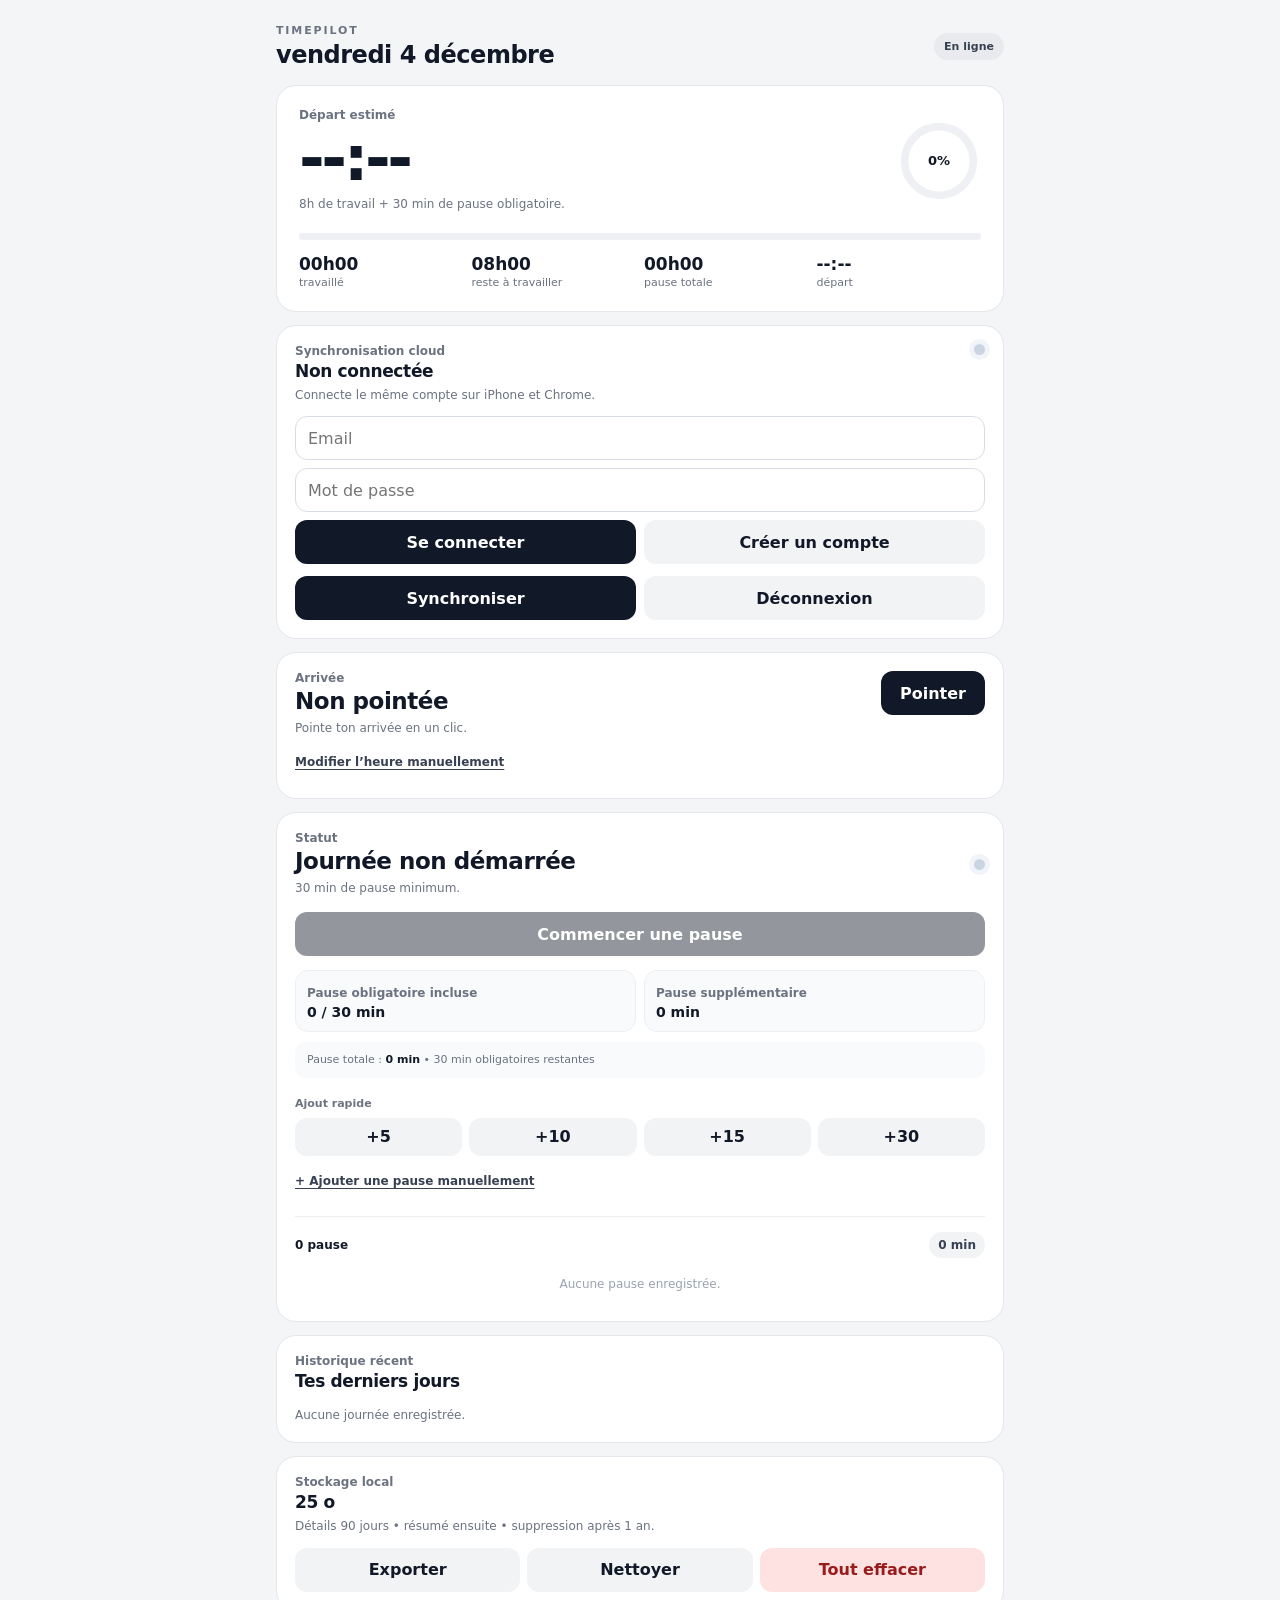
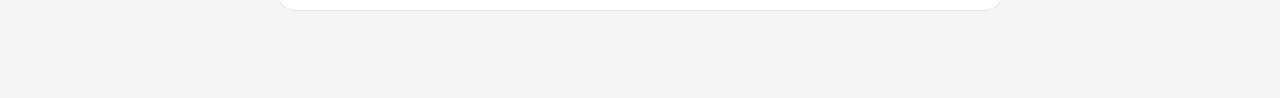
<file: pwa/index.html>
<!doctype html>
<html lang="fr">
<head>
  <meta charset="utf-8">
  <meta name="viewport" content="width=device-width,initial-scale=1,viewport-fit=cover">
  <meta name="theme-color" content="#111827">
  <meta name="apple-mobile-web-app-capable" content="yes">
  <meta name="apple-mobile-web-app-status-bar-style" content="default">
  <title>TimePilot</title>
  <link rel="manifest" href="./manifest.webmanifest">
  <link rel="icon" href="./icons/icon-192.png">
  <link rel="apple-touch-icon" href="./icons/icon-192.png">
  <link rel="stylesheet" href="./styles.css">
</head>
<body>
  <main class="app-shell">
    <header class="topbar">
      <div>
        <p class="eyebrow">TIMEPILOT</p>
        <h1 id="todayLabel">Aujourd’hui</h1>
      </div>
      <span id="offlineBadge" class="badge">Local</span>
    </header>

    <section class="hero card hero-card">
      <div class="hero-top">
        <div>
          <p class="label">Départ estimé</p>
          <div id="departure" class="departure">--:--</div>
          <p id="departureHint" class="muted">8h de travail + 30 min de pause obligatoire.</p>
        </div>
        <div class="progress-ring" aria-hidden="true">
          <svg viewBox="0 0 44 44">
            <circle class="ring-bg" cx="22" cy="22" r="18"></circle>
            <circle id="progressRing" class="ring-fg" cx="22" cy="22" r="18"></circle>
          </svg>
          <span id="progressPct">0%</span>
        </div>
      </div>
      <div class="progress-line"><div id="progressBar"></div></div>
      <div class="hero-meta">
        <span><b id="worked">00h00</b><small>travaillé</small></span>
        <span><b id="remaining">08h00</b><small>reste à travailler</small></span>
        <span><b id="pauseTotal">00h00</b><small>pause totale</small></span>
        <span><b id="departureMini">--:--</b><small>départ</small></span>
      </div>
    </section>

    <section class="card">
      <div class="section-head">
        <div>
          <p class="label">Arrivée</p>
          <strong id="arrivalDisplay" class="section-value">Non pointée</strong>
          <p id="arrivalStatus" class="muted">Pointe ton arrivée en un clic.</p>
        </div>
        <button id="clockInBtn" class="primary compact">Pointer</button>
      </div>
      <button id="openArrivalEditor" class="text-button" type="button">Modifier l’heure manuellement</button>
      <div id="arrivalEditor" class="editor-panel" hidden>
        <div class="time-picker">
          <label><span>Heure</span><select id="arrivalHour" aria-label="Heure d’arrivée"></select></label>
          <span class="time-separator">:</span>
          <label><span>Minute</span><select id="arrivalMinute" aria-label="Minute d’arrivée"></select></label>
        </div>
        <div class="editor-actions">
          <button id="cancelArrivalEditor" class="secondary">Annuler</button>
          <button id="saveArrivalEditor" class="primary">Enregistrer</button>
        </div>
      </div>
    </section>

    <section class="card">
      <div class="section-head pause-head">
        <div>
          <p class="label">Statut</p>
          <strong id="status" class="section-value">Journée non démarrée</strong>
          <p id="pauseInfo" class="muted">30 min de pause minimum.</p>
        </div>
        <span id="statusDot" class="status-dot"></span>
      </div>

      <button id="pauseBtn" class="primary full" disabled>Commencer une pause</button>

      <div class="pause-summary">
        <div><span class="label">Pause obligatoire incluse</span><strong id="mandatoryPauseState">0 / 30 min</strong></div>
        <div><span class="label">Pause supplémentaire</span><strong id="extraPauseState">0 min</strong></div>
      </div>
      <p id="pauseExplanation" class="pause-explanation">Pause totale : <strong>0 min</strong> • 30 min obligatoires minimum</p>

      <div class="quick-section">
        <span class="mini-title">Ajout rapide</span>
        <div class="quick-buttons">
          <button class="chip quick-add" data-minutes="5">+5</button>
          <button class="chip quick-add" data-minutes="10">+10</button>
          <button class="chip quick-add" data-minutes="15">+15</button>
          <button class="chip quick-add" data-minutes="30">+30</button>
        </div>
      </div>

      <button id="openManualPause" class="text-button" type="button">+ Ajouter / corriger une pause manuellement</button>
      <div id="manualPausePanel" class="editor-panel" hidden>
        <div class="segmented" role="tablist" aria-label="Mode d'ajout de pause">
          <button id="pauseModeRange" class="segment active" type="button">Plage horaire</button>
          <button id="pauseModeTotal" class="segment" type="button">Durée totale</button>
        </div>
        <div id="pauseRangePanel">
          <div class="range-grid">
            <div>
              <span class="mini-title">Début</span>
              <div class="time-picker compact-picker">
                <select id="pauseStartHour" aria-label="Heure début pause"></select><span class="time-separator">:</span><select id="pauseStartMinute" aria-label="Minute début pause"></select>
              </div>
            </div>
            <div>
              <span class="mini-title">Fin</span>
              <div class="time-picker compact-picker">
                <select id="pauseEndHour" aria-label="Heure fin pause"></select><span class="time-separator">:</span><select id="pauseEndMinute" aria-label="Minute fin pause"></select>
              </div>
            </div>
          </div>
          <p id="manualPausePreview" class="preview">Durée : -- min</p>
          <button id="addPauseRangeBtn" class="primary full">Ajouter cette pause</button>
        </div>
        <div id="pauseTotalPanel" hidden>
          <label class="total-input-wrap">
            <span class="mini-title">Pause totale aujourd’hui</span>
            <div class="total-input"><input id="manualPauseTotal" type="number" min="0" max="600" step="1" inputmode="numeric" placeholder="46"><span>min</span></div>
          </label>
          <p class="muted">Exemple : 46 = 30 min obligatoires + 16 min supplémentaires.</p>
          <button id="setPauseTotalBtn" class="primary full">Mettre à jour le total</button>
        </div>
      </div>
    </section>

    <section class="card">
      <div class="section-head"><div><p class="label">Historique récent</p><strong class="section-value small">Tes derniers jours</strong></div></div>
      <div id="history" class="history"></div>
    </section>

    <section class="card storage-card">
      <div class="section-head"><div><p class="label">Stockage local</p><strong id="storageSize" class="section-value small">Calcul…</strong><p class="muted">Détails 90 jours • résumé ensuite • suppression après 1 an.</p></div></div>
      <div class="storage-actions">
        <button id="exportDataBtn" class="secondary">Exporter</button>
        <button id="cleanupBtn" class="secondary">Nettoyer</button>
        <button id="clearAllBtn" class="danger">Tout effacer</button>
      </div>
    </section>

    <p id="message" class="toast" aria-live="polite"></p>
  </main>
  <script type="module" src="./bootstrap.js?v=1.6.1"></script>
</body>
</html>
</file>
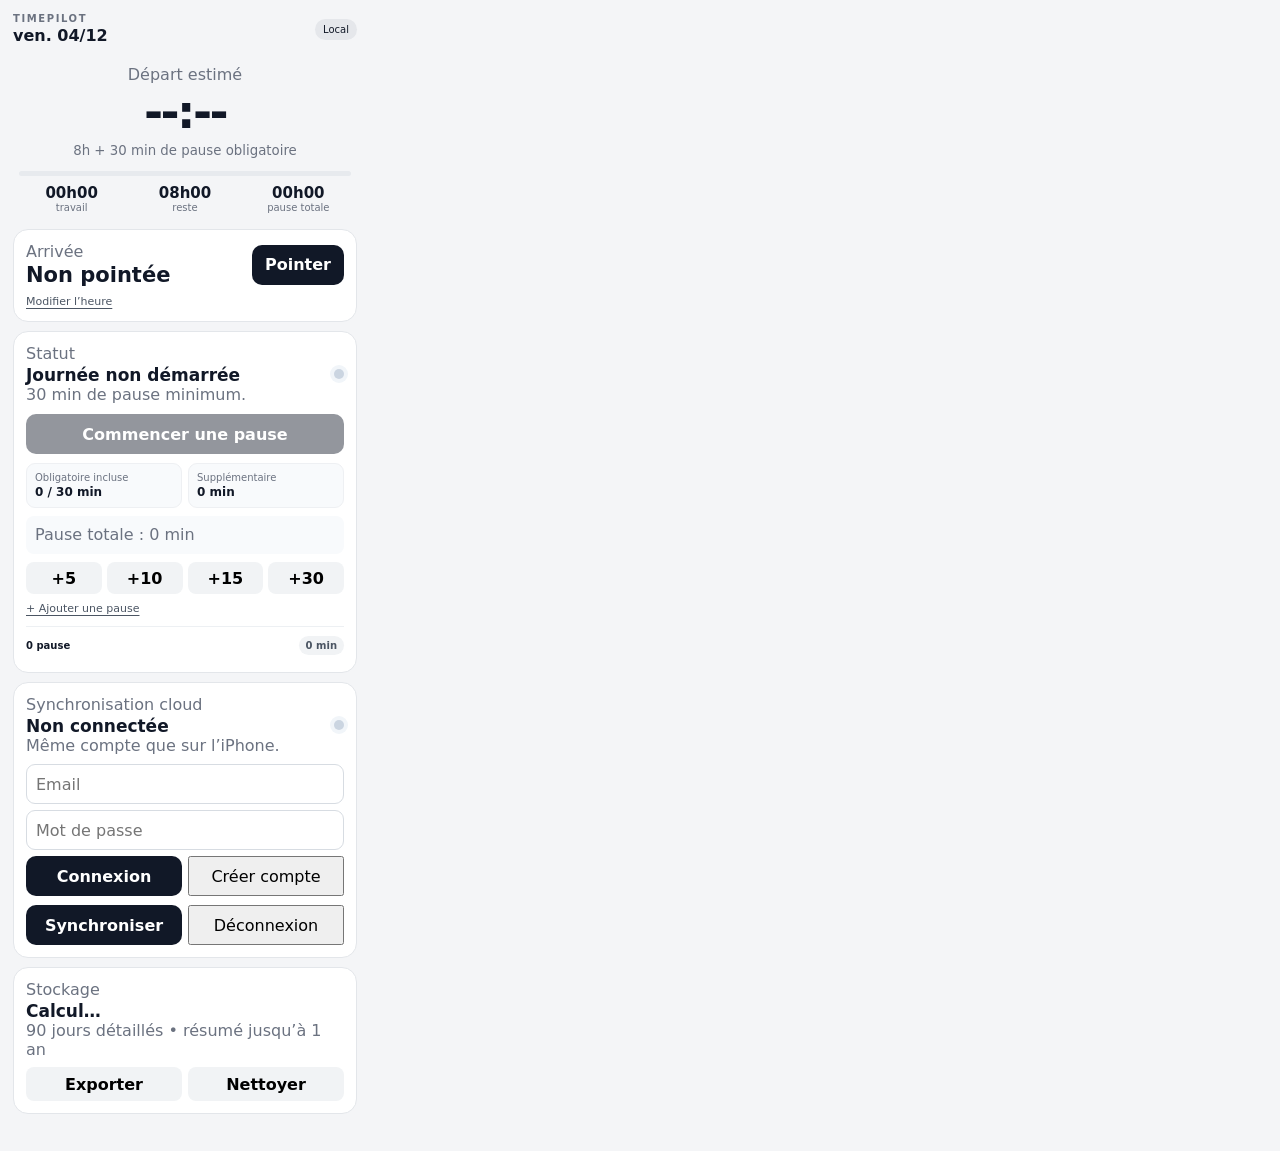
<file: extension/popup.html>
<!doctype html>
<html lang="fr">
<head>
  <meta charset="utf-8">
  <meta name="viewport" content="width=device-width,initial-scale=1">
  <title>TimePilot</title>
  <link rel="stylesheet" href="./popup.css">
</head>
<body>
  <main class="popup">
    <header>
      <div>
        <p class="eyebrow">TIMEPILOT</p>
        <strong id="todayLabel">Aujourd’hui</strong>
      </div>
      <span class="local">Local</span>
    </header>

    <section class="hero">
      <span>Départ estimé</span>
      <div id="departure">--:--</div>
      <small id="departureHint">8h + 30 min de pause obligatoire</small>
      <div class="progress"><div id="progressBar"></div></div>
      <div class="hero-meta">
        <span><b id="worked">00h00</b><small>travail</small></span>
        <span><b id="remaining">08h00</b><small>reste</small></span>
        <span><b id="pauseTotal">00h00</b><small>pause totale</small></span>
      </div>
    </section>

    <section class="card">
      <div class="row">
        <div>
          <div class="label">Arrivée</div>
          <div id="arrivalDisplay" class="big">Non pointée</div>
        </div>
        <button id="clockInBtn" class="primary compact">Pointer</button>
      </div>
      <button id="toggleArrivalEditor" class="text-btn">Modifier l’heure</button>

      <div id="arrivalEditor" class="editor" hidden>
        <div class="time-grid">
          <select id="arrivalHour"></select>
          <span>:</span>
          <select id="arrivalMinute"></select>
        </div>
        <button id="saveArrivalEditor" class="primary">Enregistrer</button>
      </div>
    </section>

    <section class="card">
      <div class="row">
        <div>
          <div class="label">Statut</div>
          <div id="status" class="big small-big">Journée non démarrée</div>
          <div id="pauseInfo" class="hint">30 min de pause minimum.</div>
        </div>
        <span id="statusDot" class="status-dot"></span>
      </div>

      <button id="pauseBtn" class="primary full" disabled>Commencer une pause</button>

      <div class="pause-summary">
        <span>Obligatoire incluse <b id="mandatoryPauseState">0 / 30 min</b></span>
        <span>Supplémentaire <b id="extraPauseState">0 min</b></span>
      </div>
      <div id="pauseExplanation" class="hint explanation">Pause totale : 0 min</div>

      <div class="quick">
        <button class="quick-add" data-minutes="5">+5</button>
        <button class="quick-add" data-minutes="10">+10</button>
        <button class="quick-add" data-minutes="15">+15</button>
        <button class="quick-add" data-minutes="30">+30</button>
      </div>

      <button id="toggleManualPause" class="text-btn">+ Ajouter / corriger une pause</button>

      <div id="manualPausePanel" class="editor" hidden>
        <div class="segments">
          <button id="modeRange" class="segment active">Plage</button>
          <button id="modeTotal" class="segment">Total</button>
        </div>

        <div id="rangePanel">
          <div class="range-cols">
            <div>
              <small>Début</small>
              <div class="time-grid mini">
                <select id="pauseStartHour"></select><span>:</span><select id="pauseStartMinute"></select>
              </div>
            </div>
            <div>
              <small>Fin</small>
              <div class="time-grid mini">
                <select id="pauseEndHour"></select><span>:</span><select id="pauseEndMinute"></select>
              </div>
            </div>
          </div>
          <div id="pausePreview" class="hint preview">Durée : -- min</div>
          <button id="addPauseRangeBtn" class="primary full">Ajouter</button>
        </div>

        <div id="totalPanel" hidden>
          <div class="total-row">
            <input id="manualPauseTotal" type="number" min="0" max="600" placeholder="46">
            <span>min</span>
          </div>
          <button id="setPauseTotalBtn" class="primary full">Mettre à jour</button>
        </div>
      </div>
    </section>

    <section class="card storage">
      <div class="label">Stockage</div>
      <div id="storageSize" class="big small-big">Calcul…</div>
      <div class="hint">90 jours détaillés • résumé jusqu’à 1 an</div>
      <div class="storage-actions">
        <button id="exportDataBtn">Exporter</button>
        <button id="cleanupBtn">Nettoyer</button>
      </div>
    </section>

    <p id="message" class="message" aria-live="polite"></p>
  </main>
  <script type="module" src="./popup.js"></script>
  <script type="module" src="./sync-ui.js"></script>
</body>
</html>
</file>
<file: pwa/styles.css>
:root{
  font-family:Inter,ui-sans-serif,system-ui,-apple-system,BlinkMacSystemFont,"Segoe UI",sans-serif;
  color:#111827;background:#f4f5f7;
  --ink:#111827;--muted:#6b7280;--line:#e5e7eb;--panel:#fff;--soft:#f8fafc;
}
*{box-sizing:border-box}
body{margin:0;min-height:100vh;background:#f4f5f7}
button,input,select{font:inherit}
button{cursor:pointer}
button:disabled{cursor:not-allowed;opacity:.45}
.app-shell{width:min(760px,100%);margin:auto;padding:24px 16px 56px}
.topbar{display:flex;align-items:center;justify-content:space-between;margin-bottom:16px}
.eyebrow{margin:0 0 4px;font-size:11px;font-weight:850;letter-spacing:.17em;color:#6b7280}
h1{margin:0;font-size:24px;letter-spacing:-.02em}
.badge{font-size:11px;padding:7px 10px;border-radius:999px;background:#e8eaee;color:#374151;font-weight:750}
.card{background:#fff;border:1px solid #e3e6ea;border-radius:20px;padding:18px;margin-bottom:13px}
.hero-card{padding:22px}
.hero-top{display:flex;align-items:center;justify-content:space-between;gap:18px}
.label{margin:0;color:#6b7280;font-size:12px;font-weight:600}
.departure{font-size:62px;line-height:1;font-weight:850;letter-spacing:-.055em;margin:6px 0 4px}
.muted{margin:5px 0 0;color:#6b7280;font-size:12px;line-height:1.5}
.progress-ring{position:relative;width:84px;height:84px;flex:0 0 auto}
.progress-ring svg{width:100%;height:100%;transform:rotate(-90deg)}
.ring-bg,.ring-fg{fill:none;stroke-width:4}
.ring-bg{stroke:#eef0f3}.ring-fg{stroke:#111827;stroke-linecap:round;stroke-dasharray:113.097;stroke-dashoffset:113.097;transition:stroke-dashoffset .3s ease}
.progress-ring span{position:absolute;inset:0;display:grid;place-items:center;font-size:13px;font-weight:800}
.progress-line{height:7px;background:#eef0f3;border-radius:999px;overflow:hidden;margin:20px 0 14px}
.progress-line>div{height:100%;width:0;background:#111827;border-radius:inherit;transition:width .3s ease}
.hero-meta{display:grid;grid-template-columns:repeat(4,1fr);gap:8px}
.hero-meta span{display:flex;flex-direction:column;gap:2px}
.hero-meta b{font-size:17px}.hero-meta small{font-size:11px;color:#6b7280}
.section-head{display:flex;align-items:flex-start;justify-content:space-between;gap:14px}
.section-value{display:block;font-size:23px;margin-top:3px;letter-spacing:-.02em}
.section-value.small{font-size:17px}
.primary,.secondary,.danger,.chip,.text-button{min-height:44px;border-radius:12px;border:0;font-weight:760}
.primary{background:#111827;color:#fff;padding:0 16px}
.primary.compact{min-width:104px}
.secondary{background:#f1f3f5;color:#111827;padding:0 14px}
.danger{background:#fee2e2;color:#991b1b;padding:0 14px}
.full{width:100%;margin-top:15px}
.text-button{background:transparent;color:#374151;padding:0;text-align:left;min-height:36px;margin-top:7px;font-size:12px;text-decoration:underline;text-underline-offset:3px}
.editor-panel{margin-top:12px;padding:14px;background:#f8fafc;border:1px solid #e8ebef;border-radius:16px}
.time-picker{display:grid;grid-template-columns:1fr auto 1fr;align-items:end;gap:8px}
.time-picker label{display:flex;flex-direction:column;gap:6px}
.time-picker label>span,.mini-title{font-size:11px;color:#6b7280;font-weight:700}
.time-picker select,.compact-picker select{width:100%;min-height:48px;border:1px solid #d8dde3;border-radius:12px;background:#fff;padding:0 12px;font-size:18px;font-weight:800;outline:none}
.time-separator{font-size:24px;font-weight:800;padding-bottom:10px}
.editor-actions{display:grid;grid-template-columns:1fr 1fr;gap:8px;margin-top:12px}
.pause-head{align-items:center}
.status-dot{width:11px;height:11px;border-radius:50%;background:#cbd5e1;box-shadow:0 0 0 5px #f1f5f9}
.status-dot.active{background:#22c55e;box-shadow:0 0 0 5px #dcfce7}
.status-dot.paused{background:#f59e0b;box-shadow:0 0 0 5px #fef3c7}
.pause-summary{display:grid;grid-template-columns:1fr 1fr;gap:8px;margin-top:14px}
.pause-summary>div{background:#f8fafc;border:1px solid #edf0f3;border-radius:13px;padding:11px}
.pause-summary strong{display:block;font-size:14px;margin-top:3px}
.quick-section{margin-top:14px}
.quick-buttons{display:grid;grid-template-columns:repeat(4,1fr);gap:7px;margin-top:7px}
.chip{min-height:38px;background:#f1f3f5;color:#111827}
.segmented{display:grid;grid-template-columns:1fr 1fr;padding:4px;background:#eceff3;border-radius:12px;margin-bottom:14px}
.segment{border:0;background:transparent;border-radius:9px;min-height:36px;font-weight:750;color:#6b7280}
.segment.active{background:#fff;color:#111827;box-shadow:0 1px 2px rgba(0,0,0,.06)}
.range-grid{display:grid;grid-template-columns:1fr 1fr;gap:12px}
.compact-picker{margin-top:6px}
.compact-picker select{font-size:16px;min-height:44px;padding:0 8px}
.preview{margin:10px 0 0;font-size:12px;font-weight:750;color:#374151}
.total-input-wrap{display:block}
.total-input{display:flex;align-items:center;border:1px solid #d8dde3;border-radius:12px;background:#fff;overflow:hidden;margin-top:7px}
.total-input input{border:0;outline:none;min-width:0;width:100%;padding:12px;font-size:18px;font-weight:800}
.total-input span{padding-right:12px;color:#6b7280;font-size:12px}
.history{margin-top:10px;display:grid;gap:4px}
.history-row{display:grid;grid-template-columns:1fr auto auto;align-items:center;gap:10px;padding:11px 0;border-top:1px solid #f0f1f3;font-size:12px}
.history-row:first-child{border-top:0}
.history-date{font-weight:800}.history-meta{color:#6b7280}
.storage-actions{display:grid;grid-template-columns:repeat(3,1fr);gap:7px;margin-top:13px}
.toast{min-height:18px;text-align:center;color:#4b5563;font-size:12px;margin:8px 0 0}
@media(max-width:520px){
  .app-shell{padding:18px 12px 44px}
  .hero-card{padding:18px}
  .departure{font-size:52px}
  .progress-ring{width:72px;height:72px}
  .range-grid{grid-template-columns:1fr}
  .storage-actions{grid-template-columns:1fr 1fr}
  .storage-actions .danger{grid-column:1/-1}
}
.pause-explanation{margin:10px 0 0;padding:10px 12px;border-radius:11px;background:#f8fafc;color:#6b7280;font-size:11px;line-height:1.45}
.pause-explanation strong{color:#111827}
@media(max-width:520px){
  .hero-meta{grid-template-columns:repeat(2,1fr)}
}
</file>
<file: extension/popup.css>
:root{font-family:Inter,system-ui,-apple-system,"Segoe UI",sans-serif;color:#111827}
*{box-sizing:border-box}
body{margin:0;background:#f4f5f7}
button,input,select{font:inherit}
button{cursor:pointer}
.popup{width:370px;padding:13px}
header,.row{display:flex;align-items:center;justify-content:space-between;gap:10px}
header{margin-bottom:8px}
.eyebrow{font-size:10px;font-weight:850;letter-spacing:.16em;color:#6b7280;margin:0 0 2px}
.local{font-size:10px;background:#e5e7eb;border-radius:999px;padding:5px 8px}
.hero{text-align:center;padding:12px 6px 16px}
.hero>span,.hero small,.label,.hint{color:#6b7280}
#departure{font-size:46px;font-weight:850;letter-spacing:-.055em;line-height:1;margin:5px 0}
.progress{height:5px;background:#e7eaee;border-radius:999px;margin:12px 0 8px;overflow:hidden}
.progress>div{height:100%;width:0;background:#111827;border-radius:inherit}
.hero-meta{display:grid;grid-template-columns:repeat(3,1fr);gap:8px}
.hero-meta span{display:flex;flex-direction:column}.hero-meta b{font-size:15px}.hero-meta small{font-size:10px}
.card{background:#fff;border:1px solid #e3e6ea;border-radius:15px;padding:12px;margin-bottom:9px}
.big{font-size:21px;font-weight:820;margin-top:2px}.small-big{font-size:17px}
.primary{min-height:40px;border:0;border-radius:10px;background:#111827;color:#fff;font-weight:780;padding:0 12px}
.primary.compact{min-width:92px}.full{width:100%;margin-top:10px}
button:disabled{opacity:.45}
.text-btn{border:0;background:transparent;padding:8px 0 0;text-decoration:underline;text-underline-offset:3px;color:#4b5563;font-size:11px}
.editor{margin-top:9px;padding:10px;background:#f8fafc;border:1px solid #e7eaee;border-radius:12px}
.time-grid{display:grid;grid-template-columns:1fr auto 1fr;gap:5px;align-items:center;margin-bottom:8px}
.time-grid select{min-width:0;height:40px;border:1px solid #d7dce2;border-radius:9px;background:#fff;padding:0 8px;font-weight:800}
.time-grid>span{font-weight:850}
.time-grid.mini{margin-top:4px;margin-bottom:0}
.range-cols{display:grid;grid-template-columns:1fr 1fr;gap:8px}
.range-cols small{color:#6b7280;font-size:10px}
.status-dot{width:10px;height:10px;border-radius:50%;background:#cbd5e1;box-shadow:0 0 0 4px #f1f5f9}
.status-dot.active{background:#22c55e;box-shadow:0 0 0 4px #dcfce7}
.status-dot.paused{background:#f59e0b;box-shadow:0 0 0 4px #fef3c7}
.pause-summary{display:grid;grid-template-columns:1fr 1fr;gap:6px;margin-top:9px}
.pause-summary span{background:#f8fafc;border:1px solid #eef0f3;border-radius:9px;padding:8px;font-size:10px;color:#6b7280}
.pause-summary b{display:block;color:#111827;margin-top:2px;font-size:12px}
.quick{display:grid;grid-template-columns:repeat(4,1fr);gap:5px;margin-top:8px}
.quick button{min-height:32px;border:0;border-radius:8px;background:#f1f3f5;font-weight:780}
.segments{display:grid;grid-template-columns:1fr 1fr;padding:3px;background:#e9edf1;border-radius:9px;margin-bottom:10px}
.segment{border:0;background:transparent;border-radius:7px;min-height:31px;font-weight:750;color:#6b7280}
.segment.active{background:#fff;color:#111827;box-shadow:0 1px 2px rgba(0,0,0,.05)}
.preview{margin-top:7px}
.total-row{display:flex;align-items:center;border:1px solid #d7dce2;border-radius:9px;background:#fff;overflow:hidden}
.total-row input{border:0;outline:none;width:100%;padding:10px;font-weight:800}
.total-row span{padding-right:10px;color:#6b7280;font-size:11px}
.storage-actions{display:grid;grid-template-columns:1fr 1fr;gap:6px;margin-top:8px}
.storage-actions button{min-height:34px;border:0;border-radius:8px;background:#f1f3f5;font-weight:720}
.message{text-align:center;min-height:15px;margin:6px 0 0;font-size:10px;color:#6b7280}
.explanation{margin-top:8px;padding:8px 9px;border-radius:8px;background:#f8fafc;line-height:1.4}
</file>
